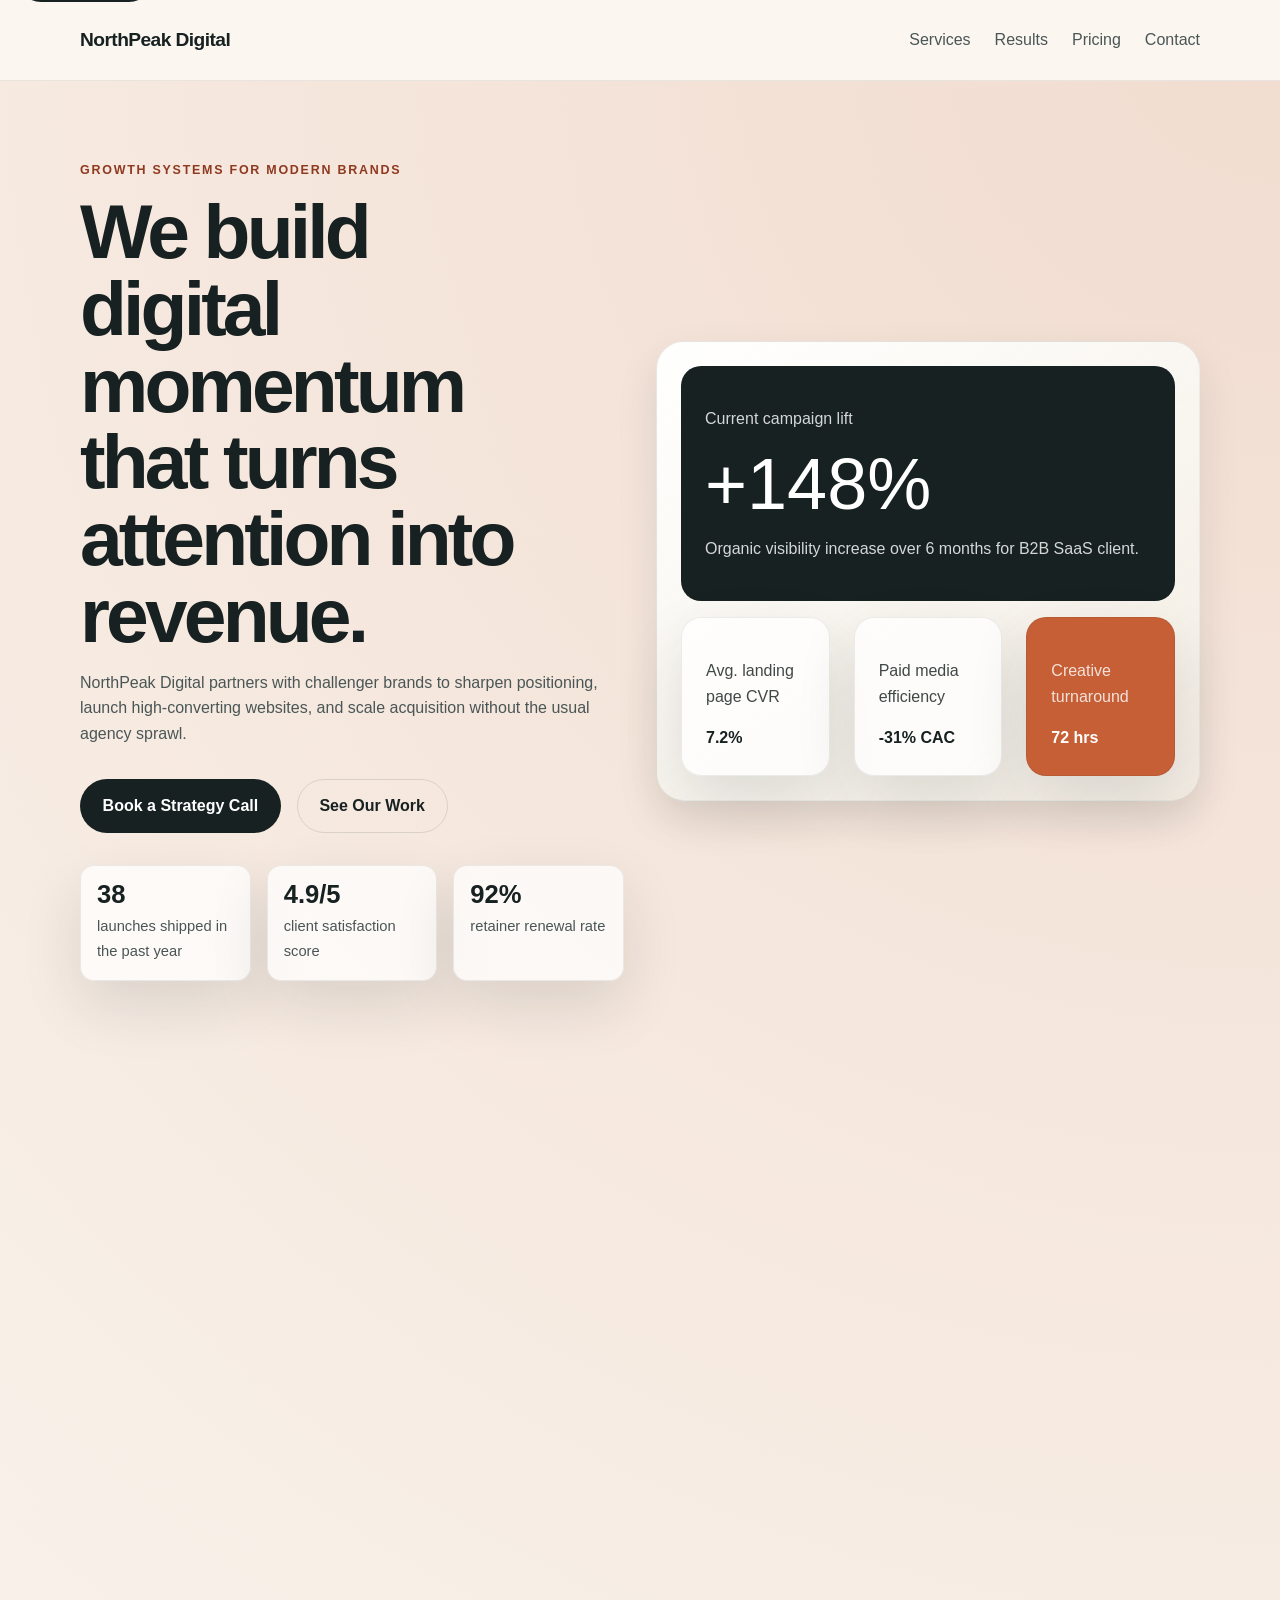
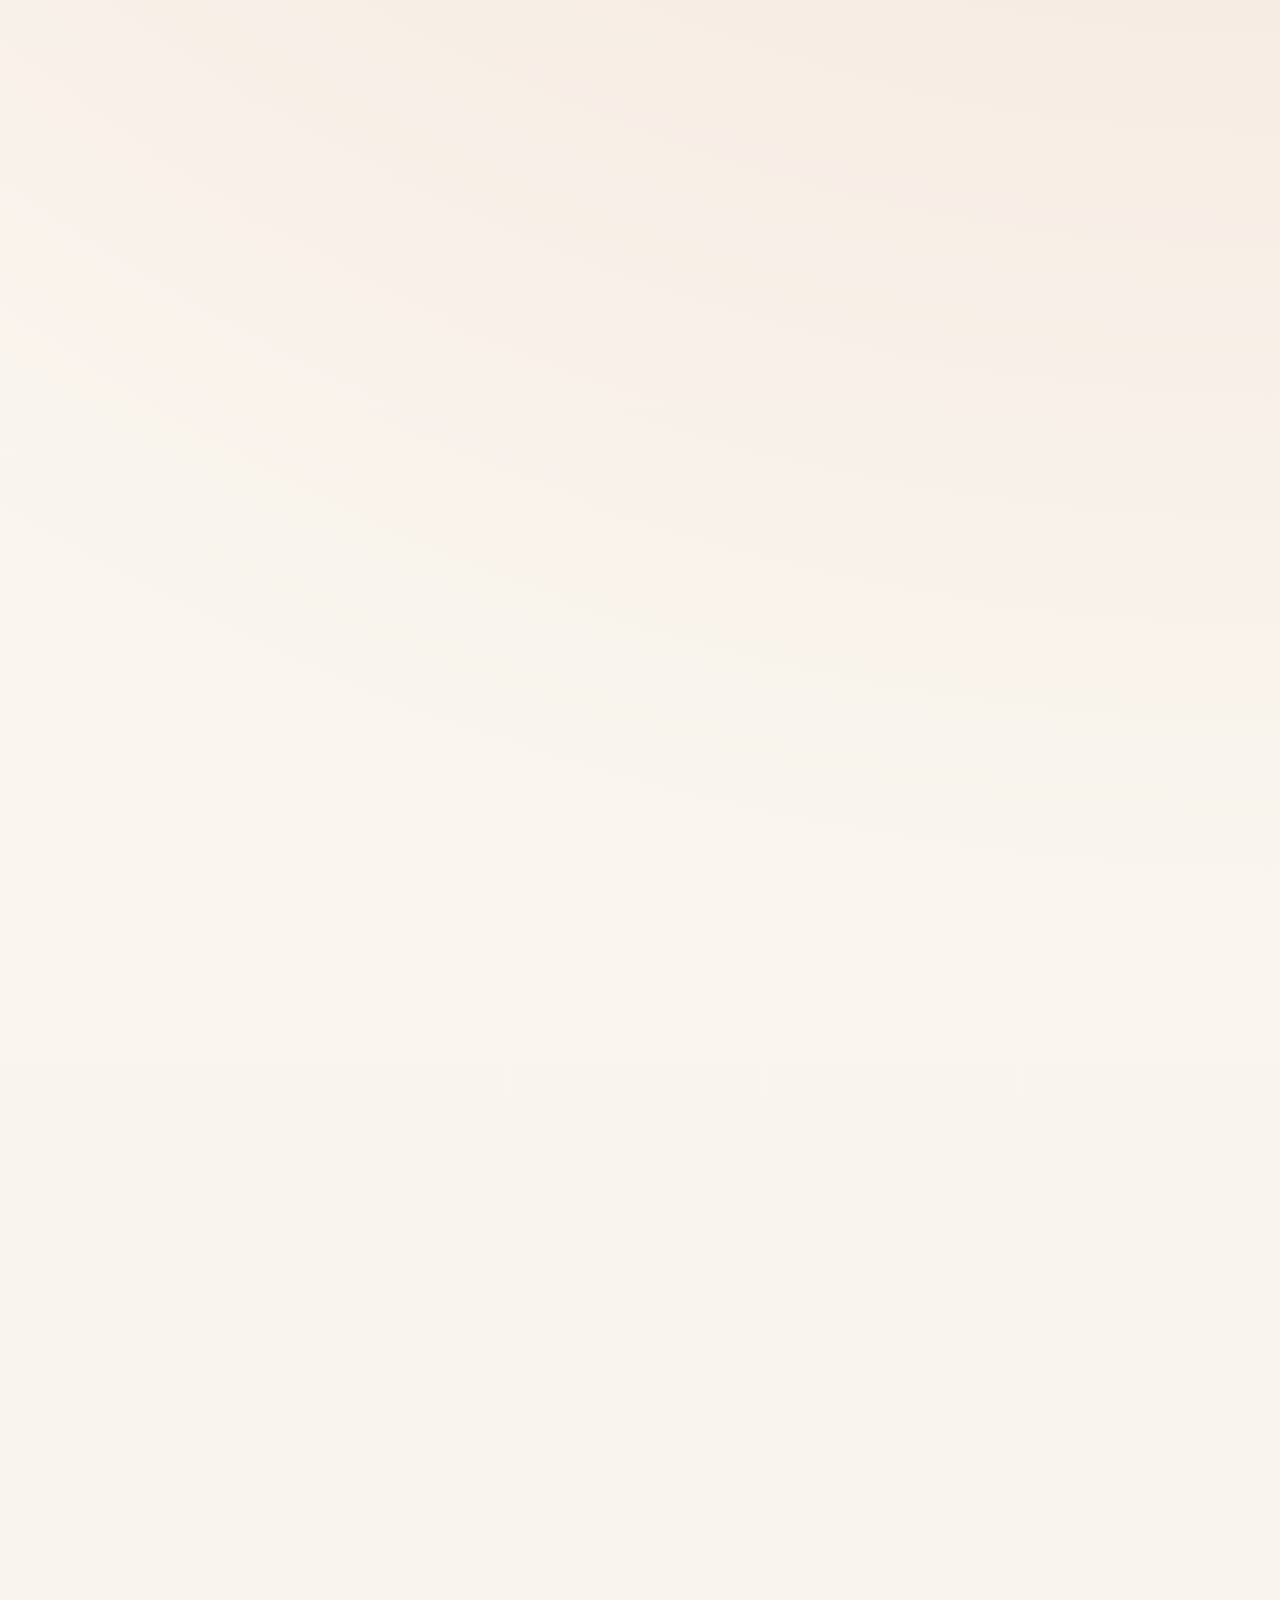
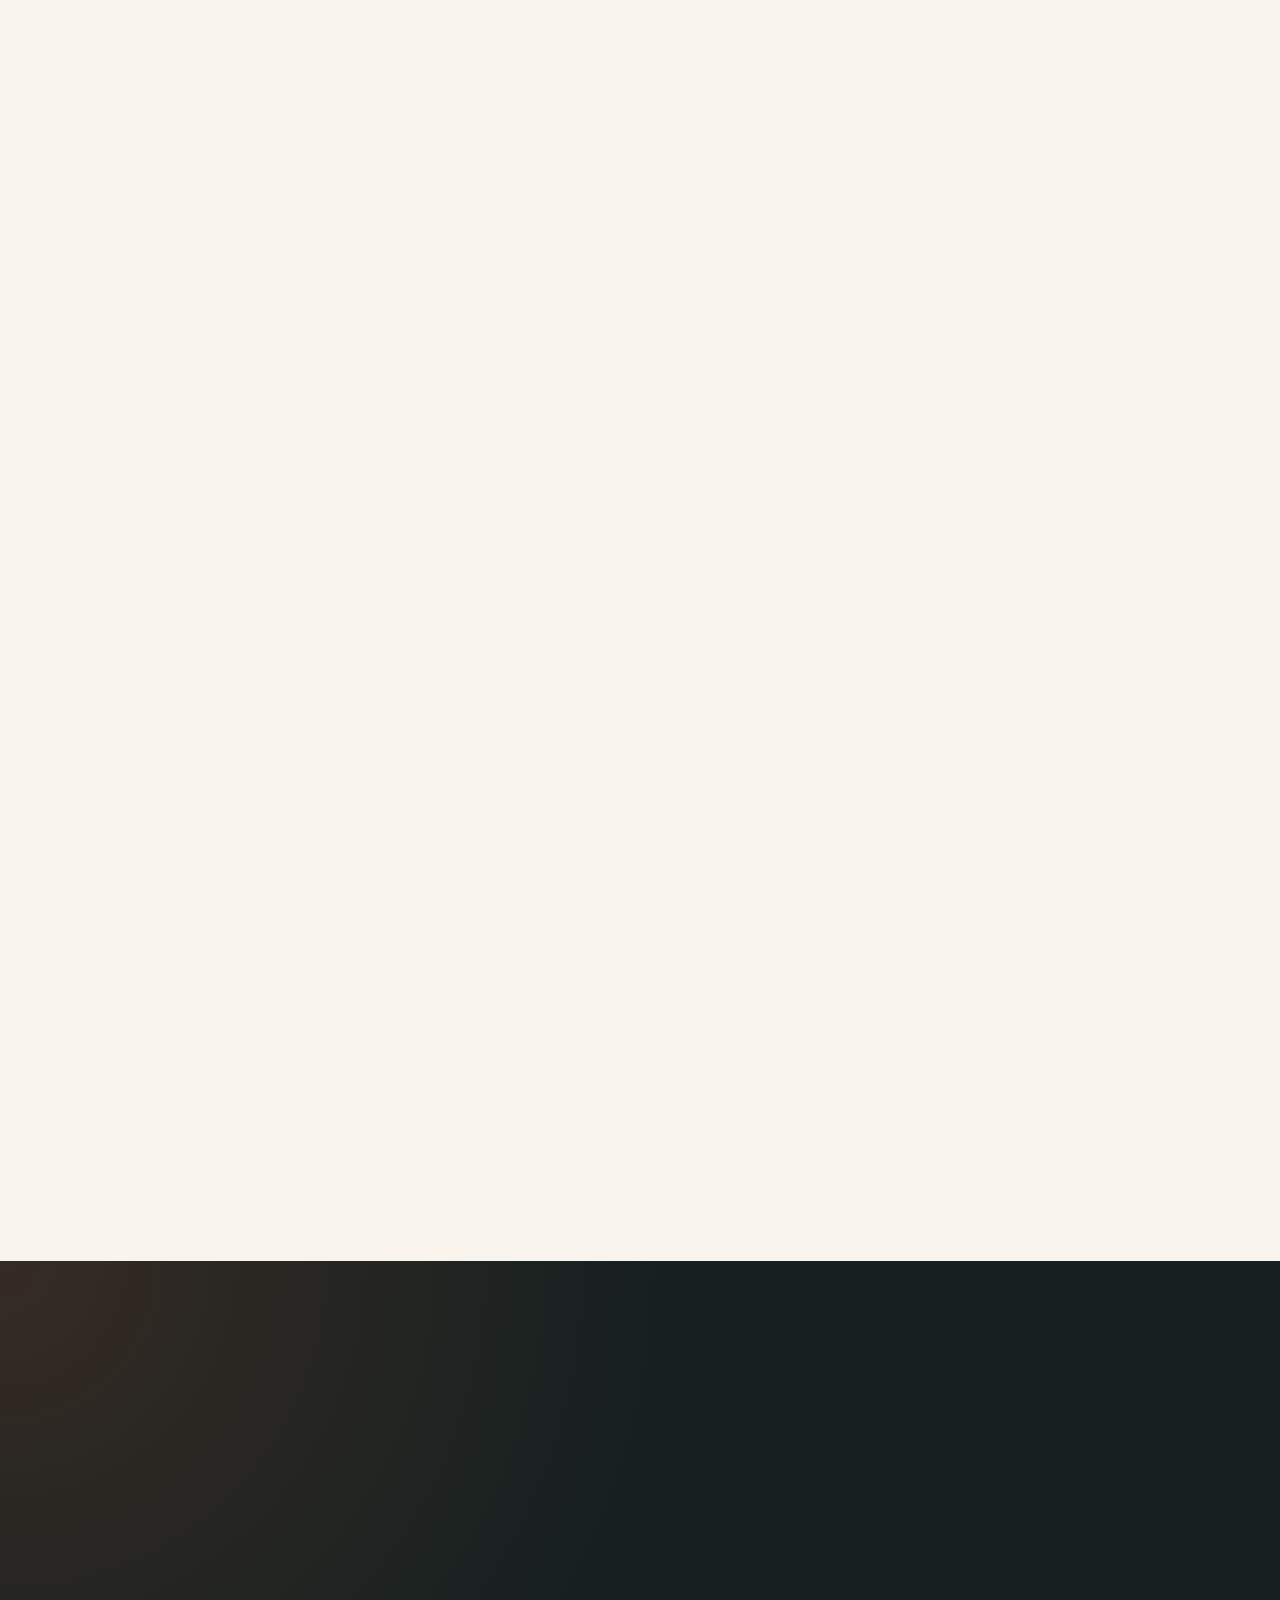
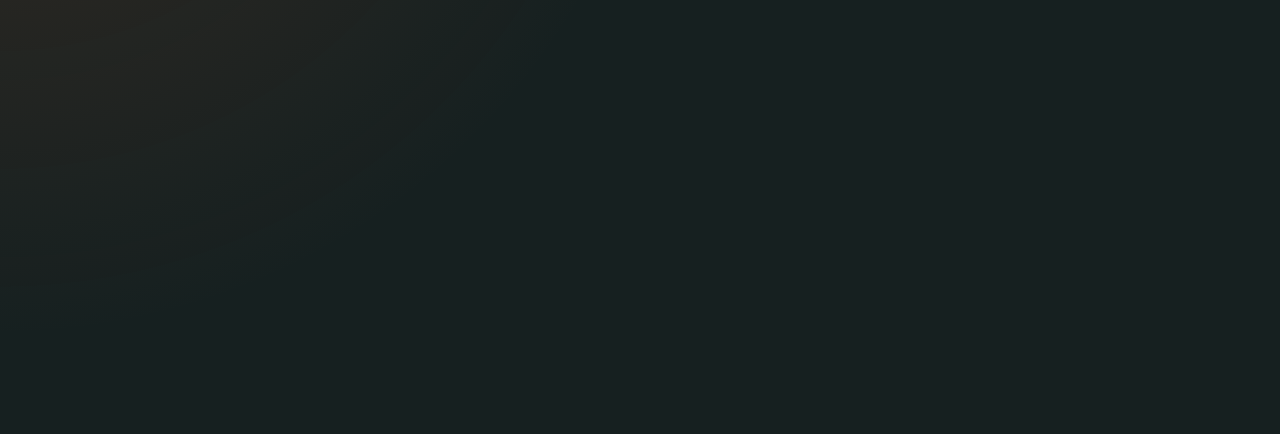
<file: index.html>
<!DOCTYPE html>
<html lang="en">
<head>
  <meta charset="UTF-8">
  <meta name="viewport" content="width=device-width, initial-scale=1.0">
  <meta name="description" content="NorthPeak Digital is a performance-focused agency helping ambitious brands turn strategy into measurable growth.">
  <title>NorthPeak Digital | Growth-Led Agency</title>
  <style>
    :root {
      --bg: #f6f1e8;
      --surface: #fffdfa;
      --surface-strong: #172121;
      --text: #172121;
      --text-soft: #4a5656;
      --border: rgba(23, 33, 33, 0.12);
      --accent-deep: #8f3920;
      --container: min(1120px, calc(100% - 2rem));
      --font-body: "Segoe UI", "Aptos", "Helvetica Neue", Arial, sans-serif;
      --font-display: "Trebuchet MS", "Arial Narrow", Arial, sans-serif;
    }

    * {
      box-sizing: border-box;
    }

    body {
      margin: 0;
      font-family: var(--font-body);
      background:
        radial-gradient(circle at top right, rgba(198, 95, 54, 0.18), transparent 28%),
        linear-gradient(180deg, #fbf7f1 0%, var(--bg) 100%);
      color: var(--text);
      line-height: 1.6;
    }

    a {
      color: inherit;
      text-decoration: none;
    }

    .container {
      width: var(--container);
      margin: 0 auto;
    }

    .skip-link {
      position: absolute;
      top: -3rem;
      left: 1rem;
      background: var(--surface-strong);
      color: #fff;
      padding: 0.75rem 1rem;
      border-radius: 999px;
      z-index: 100;
    }

    .skip-link:focus {
      top: 1rem;
    }

    .site-header {
      position: sticky;
      top: 0;
      z-index: 20;
      background: rgba(251, 247, 241, 0.96);
      border-bottom: 1px solid rgba(23, 33, 33, 0.08);
    }

    .nav-shell {
      display: flex;
      align-items: center;
      justify-content: space-between;
      gap: 1rem;
      min-height: 5rem;
    }

    .brand {
      font-family: var(--font-display);
      font-size: 1.2rem;
      font-weight: 700;
      letter-spacing: -0.03em;
    }

    .site-nav {
      display: flex;
      align-items: center;
      gap: 1.5rem;
      color: var(--text-soft);
    }

    .nav-toggle {
      display: none;
      width: 3rem;
      height: 3rem;
      border: 1px solid var(--border);
      border-radius: 50%;
      background: var(--surface);
      align-items: center;
      justify-content: center;
      flex-direction: column;
      gap: 0.28rem;
      cursor: pointer;
    }

    .nav-toggle span {
      width: 1rem;
      height: 2px;
      background: var(--text);
      border-radius: 999px;
    }

    .hero-section {
      padding: 4rem 0;
    }

    .hero-grid {
      display: grid;
      grid-template-columns: repeat(2, minmax(0, 1fr));
      gap: 2rem;
      align-items: center;
    }

    .eyebrow {
      margin: 0 0 0.75rem;
      color: var(--accent-deep);
      text-transform: uppercase;
      letter-spacing: 0.14em;
      font-size: 0.78rem;
      font-weight: 700;
    }

    .hero-copy h1 {
      margin: 0;
      font-family: var(--font-display);
      font-size: clamp(2.8rem, 6vw, 5.5rem);
      line-height: 1;
      letter-spacing: -0.05em;
      max-width: 11ch;
    }

    .hero-text {
      color: var(--text-soft);
    }

    .hero-actions {
      display: flex;
      flex-wrap: wrap;
      gap: 1rem;
      margin: 2rem 0;
    }

    .button {
      display: inline-flex;
      align-items: center;
      justify-content: center;
      min-height: 3.25rem;
      padding: 0.85rem 1.35rem;
      border-radius: 999px;
      border: 1px solid transparent;
      font-weight: 700;
    }

    .button-primary {
      background: var(--surface-strong);
      color: #fff;
    }

    .button-secondary {
      background: transparent;
      border-color: var(--border);
      color: var(--text);
    }

    .hero-proof {
      display: grid;
      grid-template-columns: repeat(3, minmax(0, 1fr));
      gap: 1rem;
      list-style: none;
      padding: 0;
      margin: 0;
    }

    .hero-proof li {
      padding: 1rem;
      border-radius: 14px;
      background: rgba(255, 255, 255, 0.72);
      border: 1px solid rgba(23, 33, 33, 0.08);
    }

    .hero-proof strong {
      display: block;
      margin-bottom: 0.3rem;
      font-family: var(--font-display);
      font-size: 1.6rem;
      line-height: 1;
    }

    .hero-proof span {
      color: var(--text-soft);
      font-size: 0.92rem;
    }

    .hero-panel {
      min-height: 22rem;
      border-radius: 28px;
      background:
        linear-gradient(145deg, rgba(255, 255, 255, 0.9), rgba(239, 231, 218, 0.72)),
        var(--surface);
      border: 1px solid rgba(23, 33, 33, 0.08);
    }

    @media (max-width: 767px) {
      .nav-toggle {
        display: inline-flex;
      }

      .site-nav {
        display: none;
      }

      .hero-grid,
      .hero-proof {
        grid-template-columns: 1fr;
      }

      .hero-copy h1 {
        max-width: 10ch;
      }

      .hero-panel {
        display: none;
      }
    }
  </style>
  <link rel="preload" href="css/styles.css" as="style" onload="this.onload=null;this.rel='stylesheet'">
  <noscript><link rel="stylesheet" href="css/styles.css"></noscript>
</head>
<body>
  <a class="skip-link" href="#main-content">Skip to content</a>
  <header class="site-header">
    <div class="container nav-shell">
      <a class="brand" href="#top" aria-label="NorthPeak Digital home">NorthPeak Digital</a>
      <button class="nav-toggle" type="button" aria-expanded="false" aria-controls="site-nav" aria-label="Open navigation">
        <span></span>
        <span></span>
        <span></span>
      </button>
      <nav class="site-nav" id="site-nav" aria-label="Primary">
        <a href="#services">Services</a>
        <a href="#results">Results</a>
        <a href="#pricing">Pricing</a>
        <a href="#contact">Contact</a>
      </nav>
    </div>
  </header>

  <main id="main-content">
    <section class="hero-section" id="top">
      <div class="container hero-grid">
        <div class="hero-copy">
          <p class="eyebrow">Growth systems for modern brands</p>
          <h1>We build digital momentum that turns attention into revenue.</h1>
          <p class="hero-text">
            NorthPeak Digital partners with challenger brands to sharpen positioning, launch high-converting websites,
            and scale acquisition without the usual agency sprawl.
          </p>
          <div class="hero-actions">
            <a class="button button-primary" href="#contact">Book a Strategy Call</a>
            <a class="button button-secondary" href="#pricing">See Our Work</a>
          </div>
          <ul class="hero-proof" aria-label="Agency highlights">
            <li><strong>38</strong><span>launches shipped in the past year</span></li>
            <li><strong>4.9/5</strong><span>client satisfaction score</span></li>
            <li><strong>92%</strong><span>retainer renewal rate</span></li>
          </ul>
        </div>
        <div class="hero-panel" aria-label="Agency performance snapshot">
          <div class="insight-card">
            <p class="insight-label">Current campaign lift</p>
            <p class="insight-value">+148%</p>
            <p class="insight-note">Organic visibility increase over 6 months for B2B SaaS client.</p>
          </div>
          <div class="panel-grid">
            <article class="mini-panel">
              <p>Avg. landing page CVR</p>
              <strong>7.2%</strong>
            </article>
            <article class="mini-panel">
              <p>Paid media efficiency</p>
              <strong>-31% CAC</strong>
            </article>
            <article class="mini-panel accent-panel">
              <p>Creative turnaround</p>
              <strong>72 hrs</strong>
            </article>
          </div>
        </div>
      </div>
    </section>

    <section class="section deferred-section" id="services">
      <div class="container">
        <div class="section-heading">
          <p class="eyebrow">Services</p>
          <h2>The strategy, creative, and growth stack your team actually needs.</h2>
          <p>
            We stay lean and focused so every deliverable directly supports acquisition, conversion, or retention.
          </p>
        </div>
        <div class="services-grid">
          <article class="service-card">
            <div class="service-icon" aria-hidden="true">01</div>
            <h3>Brand Strategy</h3>
            <p>Positioning, messaging, and offer clarity that gives campaigns a sharper edge.</p>
          </article>
          <article class="service-card">
            <div class="service-icon" aria-hidden="true">02</div>
            <h3>Web Design &amp; Development</h3>
            <p>Fast, conversion-minded websites and landing pages built to move users forward.</p>
          </article>
          <article class="service-card">
            <div class="service-icon" aria-hidden="true">03</div>
            <h3>SEO &amp; Growth</h3>
            <p>Search strategy and content systems that compound visibility month after month.</p>
          </article>
          <article class="service-card">
            <div class="service-icon" aria-hidden="true">04</div>
            <h3>Paid Media</h3>
            <p>Campaign architecture, creative testing, and budget control across high-intent channels.</p>
          </article>
          <article class="service-card">
            <div class="service-icon" aria-hidden="true">05</div>
            <h3>Content &amp; Social</h3>
            <p>Editorial systems that keep your brand visible, consistent, and memorable.</p>
          </article>
          <article class="service-card">
            <div class="service-icon" aria-hidden="true">06</div>
            <h3>Analytics &amp; CRO</h3>
            <p>Measurement plans and experiment pipelines that turn traffic into insight and action.</p>
          </article>
        </div>
      </div>
    </section>

    <section class="section section-dark deferred-section" id="results">
      <div class="container">
        <div class="section-heading">
          <p class="eyebrow">Results &amp; Testimonials</p>
          <h2>Proof that sharp strategy can still feel human.</h2>
          <p>We blend measurable growth with calm, dependable execution for teams that move fast.</p>
        </div>
        <div class="results-grid">
          <article class="result-card stat-card">
            <p class="stat-value">+140%</p>
            <p class="stat-label">Organic traffic growth after redesign and content sprint.</p>
          </article>
          <article class="result-card testimonial-card">
            <div class="avatar" aria-hidden="true">AM</div>
          <p>"NorthPeak gave us a clearer offer, a faster site, and a campaign rhythm our team could finally sustain."</p>
            <strong>Anika Mehra</strong>
            <span>Growth Lead, LumenStack</span>
          </article>
          <article class="result-card testimonial-card">
            <div class="avatar" aria-hidden="true">RT</div>
            <p>"They felt like an embedded growth pod, not another agency passing decks back and forth."</p>
            <strong>Rafael Torres</strong>
            <span>Founder, Cinder Commerce</span>
          </article>
          <article class="result-card stat-card">
            <p class="stat-value">3.4x</p>
            <p class="stat-label">Return on ad spend after restructuring creative and audience targeting.</p>
          </article>
        </div>
      </div>
    </section>

    <section class="section deferred-section" id="pricing">
      <div class="container">
        <div class="section-heading">
          <p class="eyebrow">Pricing</p>
          <h2>Choose the level of support that matches your next growth chapter.</h2>
          <p>Each tier is designed for lean teams that need focused momentum, not unnecessary layers.</p>
        </div>
        <div class="pricing-grid">
          <article class="pricing-card">
            <h3>Starter</h3>
            <p class="price">$1,250<span>/month</span></p>
            <ul>
              <li>Monthly growth strategy sprint</li>
              <li>One landing page refresh</li>
              <li>Core analytics dashboard</li>
              <li>Email support</li>
            </ul>
            <a class="button button-secondary" href="#contact">Get Started</a>
          </article>
          <article class="pricing-card pricing-card-featured">
            <p class="pricing-badge">Most Popular</p>
            <h3>Growth</h3>
            <p class="price">$2,850<span>/month</span></p>
            <ul>
              <li>Bi-weekly acquisition planning</li>
              <li>Conversion-focused website optimization</li>
              <li>SEO and content roadmap</li>
              <li>Paid media creative testing</li>
              <li>Slack-style async communication</li>
            </ul>
            <a class="button button-primary" href="#contact">Book a Call</a>
          </article>
          <article class="pricing-card">
            <h3>Scale</h3>
            <p class="price">$4,900<span>/month</span></p>
            <ul>
              <li>Embedded fractional growth team</li>
              <li>Weekly experiment pipeline</li>
              <li>Multi-channel campaign management</li>
              <li>CRO insights and reporting</li>
              <li>Executive strategy readouts</li>
            </ul>
            <a class="button button-secondary" href="#contact">Talk to Us</a>
          </article>
        </div>
      </div>
    </section>

    <section class="section contact-section deferred-section" id="contact">
      <div class="container contact-grid">
        <div class="section-heading contact-copy">
          <p class="eyebrow">Contact</p>
          <h2>Tell us what you're building, and we'll sketch the clearest path forward.</h2>
          <p>
            Share your goals, current bottlenecks, and what success looks like. We'll reply with a focused next-step recommendation.
          </p>
        </div>
        <form class="contact-form" novalidate>
          <div class="form-field">
            <label for="name">Name</label>
            <input id="name" name="name" type="text" autocomplete="name" required>
            <p class="field-error" id="name-error" aria-live="polite"></p>
          </div>
          <div class="form-field">
            <label for="email">Email</label>
            <input id="email" name="email" type="email" autocomplete="email" required>
            <p class="field-error" id="email-error" aria-live="polite"></p>
          </div>
          <div class="form-field">
            <label for="company">Company</label>
            <input id="company" name="company" type="text" autocomplete="organization">
          </div>
          <div class="form-field">
            <label for="message">Message</label>
            <textarea id="message" name="message" rows="5" required></textarea>
            <p class="field-error" id="message-error" aria-live="polite"></p>
          </div>
          <button class="button button-primary button-submit" type="submit">Send Inquiry</button>
          <p class="form-status" role="status" aria-live="polite"></p>
        </form>
      </div>
    </section>
  </main>

  <footer class="site-footer">
    <div class="container footer-shell">
      <div>
        <p class="footer-brand">NorthPeak Digital</p>
        <p class="footer-copy">Performance marketing, conversion design, and brand systems for ambitious teams.</p>
      </div>
      <div class="footer-links" aria-label="Footer navigation">
        <a href="#services">Services</a>
        <a href="#results">Results</a>
        <a href="#pricing">Pricing</a>
        <a href="#contact">Contact</a>
      </div>
      <p class="footer-credit">
        <a href="https://digitalheroesco.com" target="_blank" rel="noreferrer">Built for Digital Heroes Training Task</a>
      </p>
    </div>
  </footer>

  <script src="js/main.js" defer></script>
</body>
</html>
</file>
<file: css/styles.css>
:root {
  --bg: #f6f1e8;
  --surface: #fffdfa;
  --surface-strong: #172121;
  --surface-muted: #efe7da;
  --text: #172121;
  --text-soft: #4a5656;
  --border: rgba(23, 33, 33, 0.12);
  --accent: #c65f36;
  --accent-deep: #8f3920;
  --accent-soft: rgba(198, 95, 54, 0.16);
  --shadow: 0 24px 60px rgba(23, 33, 33, 0.12);
  --radius-lg: 28px;
  --radius-md: 20px;
  --radius-sm: 14px;
  --container: min(1120px, calc(100% - 2rem));
  --font-body: "Segoe UI", "Aptos", "Helvetica Neue", Arial, sans-serif;
  --font-display: "Trebuchet MS", "Arial Narrow", Arial, sans-serif;
}

*,
*::before,
*::after {
  box-sizing: border-box;
}

html {
  scroll-behavior: smooth;
}

body.js-ready {
  visibility: visible;
}

body {
  margin: 0;
  font-family: var(--font-body);
  background:
    radial-gradient(circle at top right, rgba(198, 95, 54, 0.18), transparent 28%),
    linear-gradient(180deg, #fbf7f1 0%, var(--bg) 100%);
  color: var(--text);
  line-height: 1.6;
}

img {
  max-width: 100%;
  display: block;
}

a {
  color: inherit;
  text-decoration: none;
}

button,
input,
textarea {
  font: inherit;
}

.skip-link {
  position: absolute;
  top: -3rem;
  left: 1rem;
  background: var(--surface-strong);
  color: #fff;
  padding: 0.75rem 1rem;
  border-radius: 999px;
  z-index: 100;
}

.skip-link:focus {
  top: 1rem;
}

.container {
  width: var(--container);
  margin: 0 auto;
}

.site-header {
  position: sticky;
  top: 0;
  z-index: 20;
  background: rgba(251, 247, 241, 0.96);
  border-bottom: 1px solid rgba(23, 33, 33, 0.08);
}

.nav-shell {
  display: flex;
  align-items: center;
  justify-content: space-between;
  gap: 1rem;
  min-height: 5rem;
}

.brand,
.footer-brand {
  font-family: var(--font-display);
  font-size: 1.2rem;
  font-weight: 700;
  letter-spacing: -0.03em;
}

.site-nav {
  display: flex;
  align-items: center;
  gap: 1.5rem;
}

.site-nav a,
.footer-links a {
  color: var(--text-soft);
  transition: color 0.2s ease;
}

.site-nav a:hover,
.site-nav a:focus-visible,
.footer-links a:hover,
.footer-links a:focus-visible {
  color: var(--accent-deep);
}

.nav-toggle {
  display: none;
  width: 3rem;
  height: 3rem;
  border: 1px solid var(--border);
  border-radius: 50%;
  background: var(--surface);
  align-items: center;
  justify-content: center;
  flex-direction: column;
  gap: 0.28rem;
  cursor: pointer;
}

.nav-toggle span {
  width: 1rem;
  height: 2px;
  background: var(--text);
  border-radius: 999px;
}

.section,
.hero-section {
  padding: 5rem 0;
}

.deferred-section,
.site-footer {
  content-visibility: auto;
  contain-intrinsic-size: 1px 960px;
}

.hero-grid,
.contact-grid {
  display: grid;
  grid-template-columns: repeat(2, minmax(0, 1fr));
  gap: 2rem;
  align-items: center;
}

.hero-copy h1,
.section-heading h2 {
  margin: 0;
  font-family: var(--font-display);
  line-height: 1;
  letter-spacing: -0.05em;
}

.hero-copy h1 {
  font-size: clamp(2.8rem, 6vw, 5.5rem);
  max-width: 11ch;
}

.hero-text,
.section-heading p,
.footer-copy {
  color: var(--text-soft);
}

.eyebrow {
  margin: 0 0 0.75rem;
  color: var(--accent-deep);
  text-transform: uppercase;
  letter-spacing: 0.14em;
  font-size: 0.78rem;
  font-weight: 700;
}

.hero-actions {
  display: flex;
  flex-wrap: wrap;
  gap: 1rem;
  margin: 2rem 0;
}

.button {
  display: inline-flex;
  align-items: center;
  justify-content: center;
  min-height: 3.25rem;
  padding: 0.85rem 1.35rem;
  border-radius: 999px;
  border: 1px solid transparent;
  font-weight: 700;
  transition: transform 0.2s ease, border-color 0.2s ease, background 0.2s ease;
}

.button:hover,
.button:focus-visible {
  transform: translateY(-1px);
}

.button-primary {
  background: var(--surface-strong);
  color: #fff;
}

.button-primary:hover,
.button-primary:focus-visible {
  background: #243232;
}

.button-secondary {
  background: transparent;
  border-color: var(--border);
  color: var(--text);
}

.button-secondary:hover,
.button-secondary:focus-visible {
  border-color: var(--accent);
  background: rgba(255, 255, 255, 0.6);
}

.hero-proof {
  display: grid;
  grid-template-columns: repeat(3, minmax(0, 1fr));
  gap: 1rem;
  list-style: none;
  padding: 0;
  margin: 0;
}

.hero-proof li,
.mini-panel,
.service-card,
.result-card,
.pricing-card,
.contact-form {
  background: rgba(255, 255, 255, 0.72);
  border: 1px solid rgba(23, 33, 33, 0.08);
  box-shadow: var(--shadow);
}

.hero-proof li {
  padding: 1rem;
  border-radius: var(--radius-sm);
}

.hero-proof strong,
.insight-value,
.stat-value,
.price {
  display: block;
  font-family: var(--font-display);
  line-height: 1;
}

.hero-proof strong {
  font-size: 1.6rem;
  margin-bottom: 0.3rem;
}

.hero-proof span {
  color: var(--text-soft);
  font-size: 0.92rem;
}

.hero-panel {
  position: relative;
  padding: 1.5rem;
  border-radius: var(--radius-lg);
  background:
    linear-gradient(145deg, rgba(255, 255, 255, 0.9), rgba(239, 231, 218, 0.72)),
    var(--surface);
  border: 1px solid rgba(23, 33, 33, 0.08);
  box-shadow: 0 18px 42px rgba(23, 33, 33, 0.1);
}

.insight-card {
  padding: 1.5rem;
  border-radius: var(--radius-md);
  background: var(--surface-strong);
  color: #fff;
}

.insight-label,
.insight-note,
.mini-panel p,
.stat-label,
.testimonial-card span,
.price span,
.footer-copy,
.footer-credit a,
.form-status {
  color: inherit;
  opacity: 0.82;
}

.insight-value {
  margin: 0.6rem 0;
  font-size: clamp(2.8rem, 6vw, 4.5rem);
}

.panel-grid,
.services-grid,
.results-grid,
.pricing-grid {
  display: grid;
  gap: 1.5rem;
}

.panel-grid {
  grid-template-columns: repeat(3, minmax(0, 1fr));
  margin-top: 1rem;
}

.mini-panel,
.service-card,
.result-card,
.pricing-card {
  border-radius: var(--radius-md);
  padding: 1.5rem;
}

.accent-panel {
  background: var(--accent);
  color: #fff;
}

.section-heading {
  max-width: 42rem;
  margin-bottom: 2rem;
}

.section-heading h2 {
  font-size: clamp(2rem, 4vw, 3.6rem);
  max-width: 13ch;
}

.services-grid {
  grid-template-columns: repeat(3, minmax(0, 1fr));
}

.service-icon {
  width: 3rem;
  height: 3rem;
  display: inline-flex;
  align-items: center;
  justify-content: center;
  border-radius: 50%;
  margin-bottom: 1rem;
  background: var(--accent-soft);
  color: var(--accent-deep);
  font-family: var(--font-display);
  font-weight: 700;
}

.section-dark {
  background:
    radial-gradient(circle at top left, rgba(198, 95, 54, 0.18), transparent 26%),
    #162020;
  color: #f8f1e7;
}

.section-dark .section-heading p,
.section-dark .stat-label,
.section-dark .testimonial-card span {
  color: rgba(248, 241, 231, 0.76);
}

.results-grid {
  grid-template-columns: repeat(2, minmax(0, 1fr));
}

.stat-card {
  background: rgba(255, 255, 255, 0.08);
}

.stat-value {
  font-size: clamp(3rem, 6vw, 4.2rem);
  margin-bottom: 0.8rem;
}

.testimonial-card {
  display: grid;
  gap: 0.75rem;
  background: rgba(255, 255, 255, 0.08);
}

.avatar {
  width: 3rem;
  height: 3rem;
  display: inline-flex;
  align-items: center;
  justify-content: center;
  border-radius: 50%;
  background: rgba(255, 255, 255, 0.12);
  font-weight: 700;
}

.pricing-grid {
  grid-template-columns: repeat(3, minmax(0, 1fr));
}

.pricing-card {
  position: relative;
}

.pricing-card-featured {
  background: var(--surface-strong);
  color: #fff;
  transform: translateY(-0.75rem);
}

.pricing-card-featured ul {
  color: rgba(255, 255, 255, 0.82);
}

.pricing-badge {
  position: absolute;
  top: 1rem;
  right: 1rem;
  margin: 0;
  padding: 0.3rem 0.75rem;
  border-radius: 999px;
  background: var(--accent);
  color: #fff;
  font-size: 0.8rem;
  font-weight: 700;
}

.price {
  margin: 0.5rem 0 1.5rem;
  font-size: clamp(2.1rem, 4vw, 3rem);
}

.pricing-card ul {
  padding-left: 1.2rem;
  color: var(--text-soft);
}

.contact-section {
  padding-bottom: 6rem;
}

.contact-form {
  padding: 1.5rem;
  border-radius: var(--radius-lg);
}

.form-field {
  display: grid;
  gap: 0.45rem;
  margin-bottom: 1rem;
}

.form-field label {
  font-weight: 700;
}

.form-field input,
.form-field textarea {
  width: 100%;
  padding: 0.9rem 1rem;
  border: 1px solid rgba(23, 33, 33, 0.14);
  border-radius: 1rem;
  background: #fff;
  color: var(--text);
}

.form-field input:focus-visible,
.form-field textarea:focus-visible,
.button:focus-visible,
.nav-toggle:focus-visible,
.site-nav a:focus-visible,
.footer-links a:focus-visible {
  outline: 3px solid rgba(198, 95, 54, 0.35);
  outline-offset: 3px;
}

.field-error {
  min-height: 1.2rem;
  margin: 0;
  color: #aa3412;
  font-size: 0.92rem;
}

.form-field.is-invalid input,
.form-field.is-invalid textarea {
  border-color: #aa3412;
}

.form-status {
  min-height: 1.5rem;
  margin: 1rem 0 0;
  color: var(--text-soft);
}

.form-status.is-success {
  color: #1f6a46;
  opacity: 1;
}

.form-status.is-error {
  color: #aa3412;
  opacity: 1;
}

.site-footer {
  padding: 2rem 0 3rem;
  border-top: 1px solid rgba(23, 33, 33, 0.08);
}

.footer-shell {
  display: grid;
  grid-template-columns: 1.2fr 0.8fr;
  gap: 1.5rem;
  align-items: start;
}

.footer-links {
  display: flex;
  flex-wrap: wrap;
  gap: 1rem;
  justify-content: flex-start;
}

.footer-credit {
  grid-column: 1 / -1;
  margin: 0;
}

.footer-credit a {
  color: var(--accent-deep);
  text-decoration: underline;
  text-underline-offset: 0.2rem;
  opacity: 1;
}

@media (max-width: 960px) {
  .hero-grid,
  .contact-grid,
  .services-grid,
  .pricing-grid,
  .panel-grid {
    grid-template-columns: repeat(2, minmax(0, 1fr));
  }

  .results-grid {
    grid-template-columns: 1fr;
  }

  .pricing-card-featured {
    transform: none;
  }
}

@media (max-width: 767px) {
  .deferred-section,
  .site-footer {
    contain-intrinsic-size: 1px 1280px;
  }

  .nav-toggle {
    display: inline-flex;
  }

  .site-nav {
    position: absolute;
    top: calc(100% + 0.75rem);
    left: 1rem;
    right: 1rem;
    display: none;
    flex-direction: column;
    align-items: flex-start;
    padding: 1rem;
    border-radius: 1.25rem;
    background: rgba(255, 253, 250, 0.98);
    border: 1px solid rgba(23, 33, 33, 0.08);
    box-shadow: var(--shadow);
  }

  .site-nav.is-open {
    display: flex;
  }

  .hero-grid,
  .contact-grid,
  .hero-proof,
  .services-grid,
  .pricing-grid,
  .panel-grid,
  .footer-shell {
    grid-template-columns: 1fr;
  }

  .section,
  .hero-section {
    padding: 4rem 0;
  }

  .hero-copy h1 {
    max-width: 10ch;
  }

  .hero-panel {
    display: none;
  }

  .hero-proof li,
  .service-card,
  .result-card,
  .pricing-card,
  .contact-form,
  .site-nav {
    box-shadow: none;
  }

  .section-heading h2 {
    max-width: 100%;
  }
}
</file>
